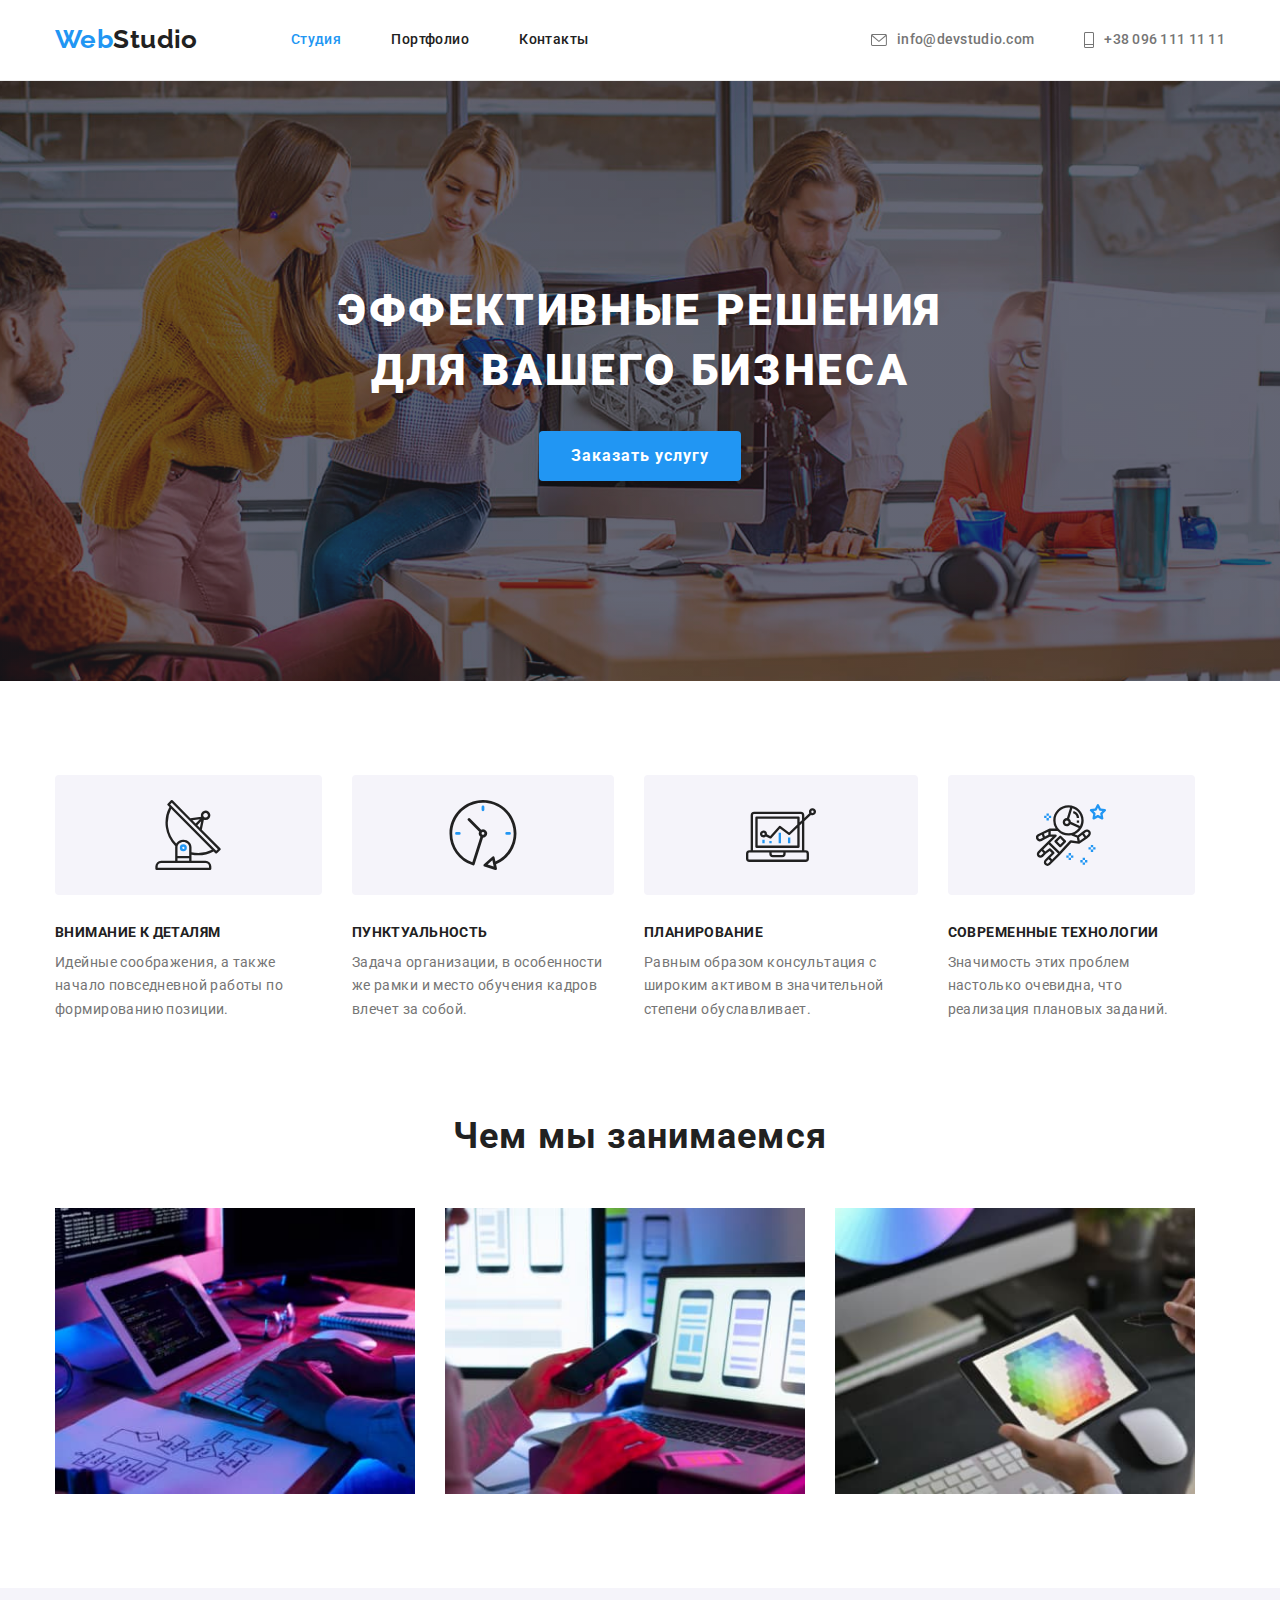
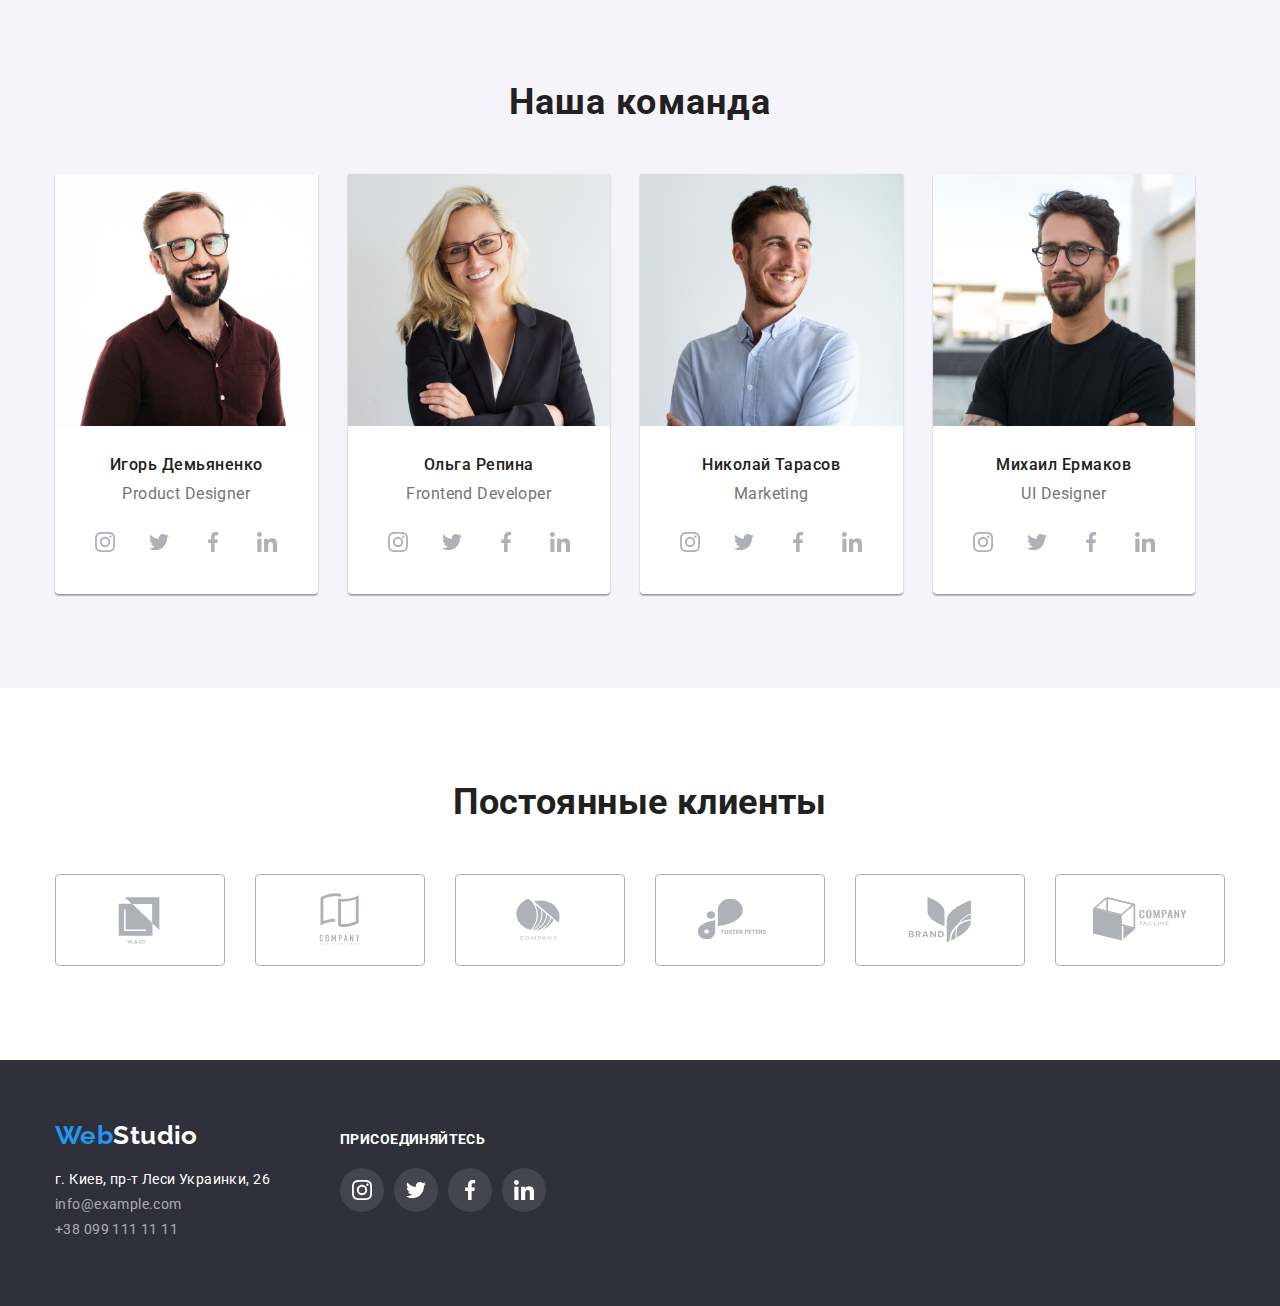
<file: index.html>
<!DOCTYPE html>
<html lang="ru">
<head>
    <meta charset="UTF-8">
    <meta http-equiv="X-UA-Compatible" content="IE=edge">
    <meta name="viewport" content="width=device-width, initial-scale=1.0">
    <title>Document</title>
    <link href="https://fonts.googleapis.com/css2?family=Raleway:wght@700&family=Roboto:wght@400;500;700;900&display=swap"
        rel="stylesheet">
        <link rel="stylesheet" href="https://cdn.jsdelivr.net/npm/modern-normalize@1.1.0/modern-normalize.min.css">
    <link rel="stylesheet" href="./css/style.css"/>
</head>
<body>
    <!-- Секція хедер -->
    <section class="section-header"> 
<header class="page-header">
    <div class="container main-nav">
<nav class="header-nav">
    <a href="./index.html" class="logo"> Web<span class="logo-header">Studio</span></a>
    <ul class="header-list">
        <li class="head"><a href="./index.html" class="current">Студия</a></li>
        <li class="head"><a href="./portfolio.html" class="link">Портфолио</a></li>
        <li class="head"><a href="#" class="link">Контакты</a></li>
    </ul>
</nav>
    <ul class="auht-nav">
        <li class="head"><a href="info@devstudio.com" class="auht-nav link"><svg class="head-icons" width="16" height="12">
            <use href="./img/icons.svg#icon-email"></use></svg>info@devstudio.com</a>  </li>
        <li class="head"><a href="tel:+380961111111" class="auht-nav link"><svg class="head-icons" width="10" height="16">
            <use href="./img/icons.svg#icon-tel"></use></svg>+38 096 111 11 11</a></li>
    </ul>
    </div>
</header>
    </section>

    <!-- Секція унікального контенту на сторінці  -->
<main>
    <!-- Секція Герой  -->
    <section class="section-hero">
    <div class="container">
<h1 class="hero">Эффективные решения для вашего бизнеса</h1>
<button type="button" class="hero-button">Заказать услугу</button>
    </div>
    </section>

    <!-- Секція особливості  -->
<section class="section">
    <div class="container">
    <h2 clsss="visually-hidden"></h2>
    <ul class="list">
<li class="list-box">
    <div class="icon-feature">
<svg class="feature-icons" width="70" height="70"> 
    <use href="./img/icons.svg#icon-antenna"></use></svg>
    </div>
    <h3 class="feature">Внимание к деталям</h3>
    <p class="feature-list">Идейные соображения, а также начало повседневной работы по формированию позиции.</p>
</li>
<li class="list-box">
    <div class="icon-feature">
        <svg class="feature-icons" width="70" height="70">
            <use href="./img/icons.svg#icon-clock"></use></svg>
    </div>
    <h3 class="feature">Пунктуальность</h3>
    <p class="feature-list">Задача организации, в особенности же рамки и место обучения кадров влечет за собой.</p>
</li>
<li class="list-box">
    <div class="icon-feature">
        <svg class="feature-icons" width="70" height="70">
            <use href="./img/icons.svg#icon-diagram"></use></svg>
    </div>
    <h3 class="feature">Планирование</h3>
    <p class="feature-list">Равным образом консультация с широким активом в значительной степени обуславливает.</p>
</li>
<li class="list-box">
    <div class="icon-feature">
        <svg class="feature-icons" width="70" height="70">
            <use href="./img/icons.svg#icon-astronaut"></use></svg>
    </div>
    <h3 class="feature" >Современные технологии</h3>
    <p class="feature-list">Значимость этих проблем настолько очевидна, что реализация плановых заданий.</p>
</li>
    </ul>
</div>
</section>

    <!-- Секція Чим ми займаємося  -->
<section class="section about">
    <div class="container">
    <h2 class="about-us">Чем мы занимаемся</h2>
    <ul class="list">
        <li class="list-work">
            <img src="./img/1.jpg" alt="рассчитываем стоимость" width="370" height="294"/>
        </li>
        <li class="list-work">
            <img src="./img/2.jpg" alt="анализируем продвижение" width="370" height="294"/>
        </li>
        <li class="list-work">
            <img src="./img/3.jpg" alt="подбираем цвета" width="370" height="294"/>
        </li>
    </ul>
</div>
</section>

    <!-- Секція Наша команда  -->
<section class="section team">
    <div class="container">
    <h2 class="about-us">Наша команда</h2>
    <ul class="list">
    <li class="team-img">
        <img class="img" src="./img/4.jpg" alt="Игорь Демьяненко" width="270" height="260"/>
        <h3 class="name">Игорь Демьяненко</h3>
        <p class="job" lang="en">Product Designer</p>
    <ul class="team-icons">
        <li class="icon-list">
        <a href="" class="team-link"><svg class="social-icons" width="20" height="20">
            <use href="./img/icons.svg#icon-instagram-team"></use>
        </svg></a></li>
        <li class="icon-list">
        <a href=""class="team-link"><svg class="social-icons" width="20" height="20">
            <use href="./img/icons.svg#icon-twitter-team"></use>
        </svg></a></li>
        <li class="icon-list">
        <a href=""class="team-link"><svg class="social-icons" width="20" height="20">
            <use href="./img/icons.svg#icon-facebook-team"></use>
        </svg></a></li>
        <li class="icon-list">
        <a href=""class="team-link"><svg class="social-icons" width="20" height="20">
            <use href="./img/icons.svg#icon-linkedin-team"></use>
        </svg></a></li>
    </ul>  
    </li>
    <li class="team-img">
        <img class="img" src="./img/5.jpg" alt="Ольга Репина" width="270" height="260"/>
        <h3 class="name">Ольга Репина</h3>
        <p class="job" lang="en">Frontend Developer</p>
        <ul class="team-icons">
            <li class="icon-list">
            <a href="" class="team-link"><svg class="social-icons" width="20" height="20">
             <use href="./img/icons.svg#icon-instagram-team"></use>
            </svg></a></li>
            <li class="icon-list">
            <a href="" class="team-link"><svg class="social-icons" width="20" height="20">
                    <use href="./img/icons.svg#icon-twitter-team"></use>
                </svg></a></li>
            <li class="icon-list">
            <a href="" class="team-link"><svg class="social-icons" width="20" height="20">
                    <use href="./img/icons.svg#icon-facebook-team"></use>
                </svg></a></li>
            <li class="icon-list">
            <a href="" class="team-link"><svg class="social-icons" width="20" height="20">
                    <use href="./img/icons.svg#icon-linkedin-team"></use>
                </svg></a></li>
    </ul>
    </li>
    <li class="team-img">
        <img class="img" src="./img/6.jpg" alt="Николай Тарасов" width="270" height="260"/>
        <h3 class="name">Николай Тарасов</h3>
        <p class="job" lang="en">Marketing</p>
        <ul class="team-icons">
            <li class="icon-list">
                <a href="" class="team-link"><svg class="social-icons" width="20" height="20">
                <use href="./img/icons.svg#icon-instagram-team"></use>
                </svg></a></li>
            <li class="icon-list">
            <a href="" class="team-link"><svg class="social-icons" width="20" height="20">
                    <use href="./img/icons.svg#icon-twitter-team"></use>
                </svg></a></li>
            <li class="icon-list">
            <a href="" class="team-link"><svg class="social-icons" width="20" height="20">
                    <use href="./img/icons.svg#icon-facebook-team"></use>
                </svg></a></li>
            <li class="icon-list">
            <a href="" class="team-link"><svg class="social-icons" width="20" height="20">
                    <use href="./img/icons.svg#icon-linkedin-team"></use>
                </svg></a></li>
        </ul>
    </li>
        <li class="team-img">
        <img class="img" src="./img/7.jpg" alt="Михаил Ермаков" width="270" height="260"/>
        <h3 class="name">Михаил Ермаков</h3>
        <p class="job" lang="en">UI Designer</p>
        <ul class="team-icons">
            <li class="icon-list">
                <a href="" class="team-link"><svg class="social-icons" width="20" height="20">
                        <use href="./img/icons.svg#icon-instagram-team"></use>
                    </svg></a></li>
            <li class="icon-list">
            <a href="" class="team-link"><svg class="social-icons" width="20" height="20">
                    <use href="./img/icons.svg#icon-twitter-team"></use>
                </svg></a></li>
            <li class="icon-list">
            <a href="" class="team-link"><svg class="social-icons" width="20" height="20">
                    <use href="./img/icons.svg#icon-facebook-team"></use>
                </svg></a></li>
            <li class="icon-list">
            <a href="" class="team-link"><svg class="social-icons" width="20" height="20">
                    <use href="./img/icons.svg#icon-linkedin-team"></use>
                </svg></a></li>
        </ul>
    </li>
    </ul>
    </div>
</section>

        <!--Постоянные клиенты-->
<section class="section">
    <div class="container">
        <h2 class="client">Постоянные клиенты</h2>
        <ul class="client-list">
<li class="client-item">
        <a class="client-link" href=""><svg class="client-icons" width="106" height="60">
            <use href="./img/icons.svg#icon-Logo"></use>
        </svg></a></li>
    <li class="client-item">
        <a class="client-link" href=""><svg class="client-icons" width="106" height="60">
    <use href="./img/icons.svg#icon-Logo-1"></use>
</svg></a></li>
    <li class="client-item">
        <a class="client-link" href=""><svg class="client-icons" width="106" height="60">
    <use href="./img/icons.svg#icon-Logo-2"></use>
</svg></a></li>
    <li class="client-item">
        <a class="client-link" href=""><svg class="client-icons" width="106" height="60">
    <use href="./img/icons.svg#icon-Logo-3"></use>
</svg></a></li>
    <li class="client-item">
        <a class="client-link" href=""><svg class="client-icons" width="106" height="60">
    <use href="./img/icons.svg#icon-Logo-4"></use>
</svg></a></li>
    <li class="client-item">
        <a class="client-link" href=""><svg class="client-icons" width="106" height="60">
    <use href="./img/icons.svg#icon-Logo-5"></use>
</svg></a></li>
</ul>
        </div>

</section>
</main>

<!-- Секція футер -->
    <footer class="footer">
    <div class="container container-footer"> 
    <div>
        <a href="./index.html" class="logo"> Web<span class="logo-footer">Studio</span></a>
<address class="contact">
    <ul class="footer-link">
        <li class="item"><a href="https://goo.gl/maps/J9fnGw7j8aF3vUGx8" target="_blank" rel="noopener noreferrer" class="contact-list">г. Киев, пр-т Леси Украинки, 26</a></li>
        <li class="item"><a href="mailto:info@example.com" class="contact">info@example.com</a></li>
        <li class="item"><a href="tel:+380991111111"></a>+38 099 111 11 11</li>
    </ul>
</address>
    </div>
    <div class="footer-join">
    <strong class="join">присоединяйтесь</strong>
    <ul class="footer-list">
<li class="icon-item">
    <a class="icon-item-footer" href=""><svg class="footer-icons" width="20" height="20">
    <use href="./img/icons.svg#icon-instagram-footer"></use>
    </svg></a></li>
<li class="icon-item">
    <a class="icon-item-footer" href=""><svg class="footer-icons" width="20" height="20">
    <use href="./img/icons.svg#icon-twitter-footer"></use>
    </svg></a></li>
<li class="icon-item">
    <a class="icon-item-footer" href=""><svg class="footer-icons" width="20" height="20">
    <use href="./img/icons.svg#icon-facebook-footer"></use>
    </svg></a></li>
<li class="icon-item">
    <a class="icon-item-footer" href=""><svg class="footer-icons" width="20" height="20">
    <use href="./img/icons.svg#icon-linkedin-footer"></use>
    </svg></a></li>
    </ul>
    </div>
    </div>
    </footer>
</body>
</html>
</file>
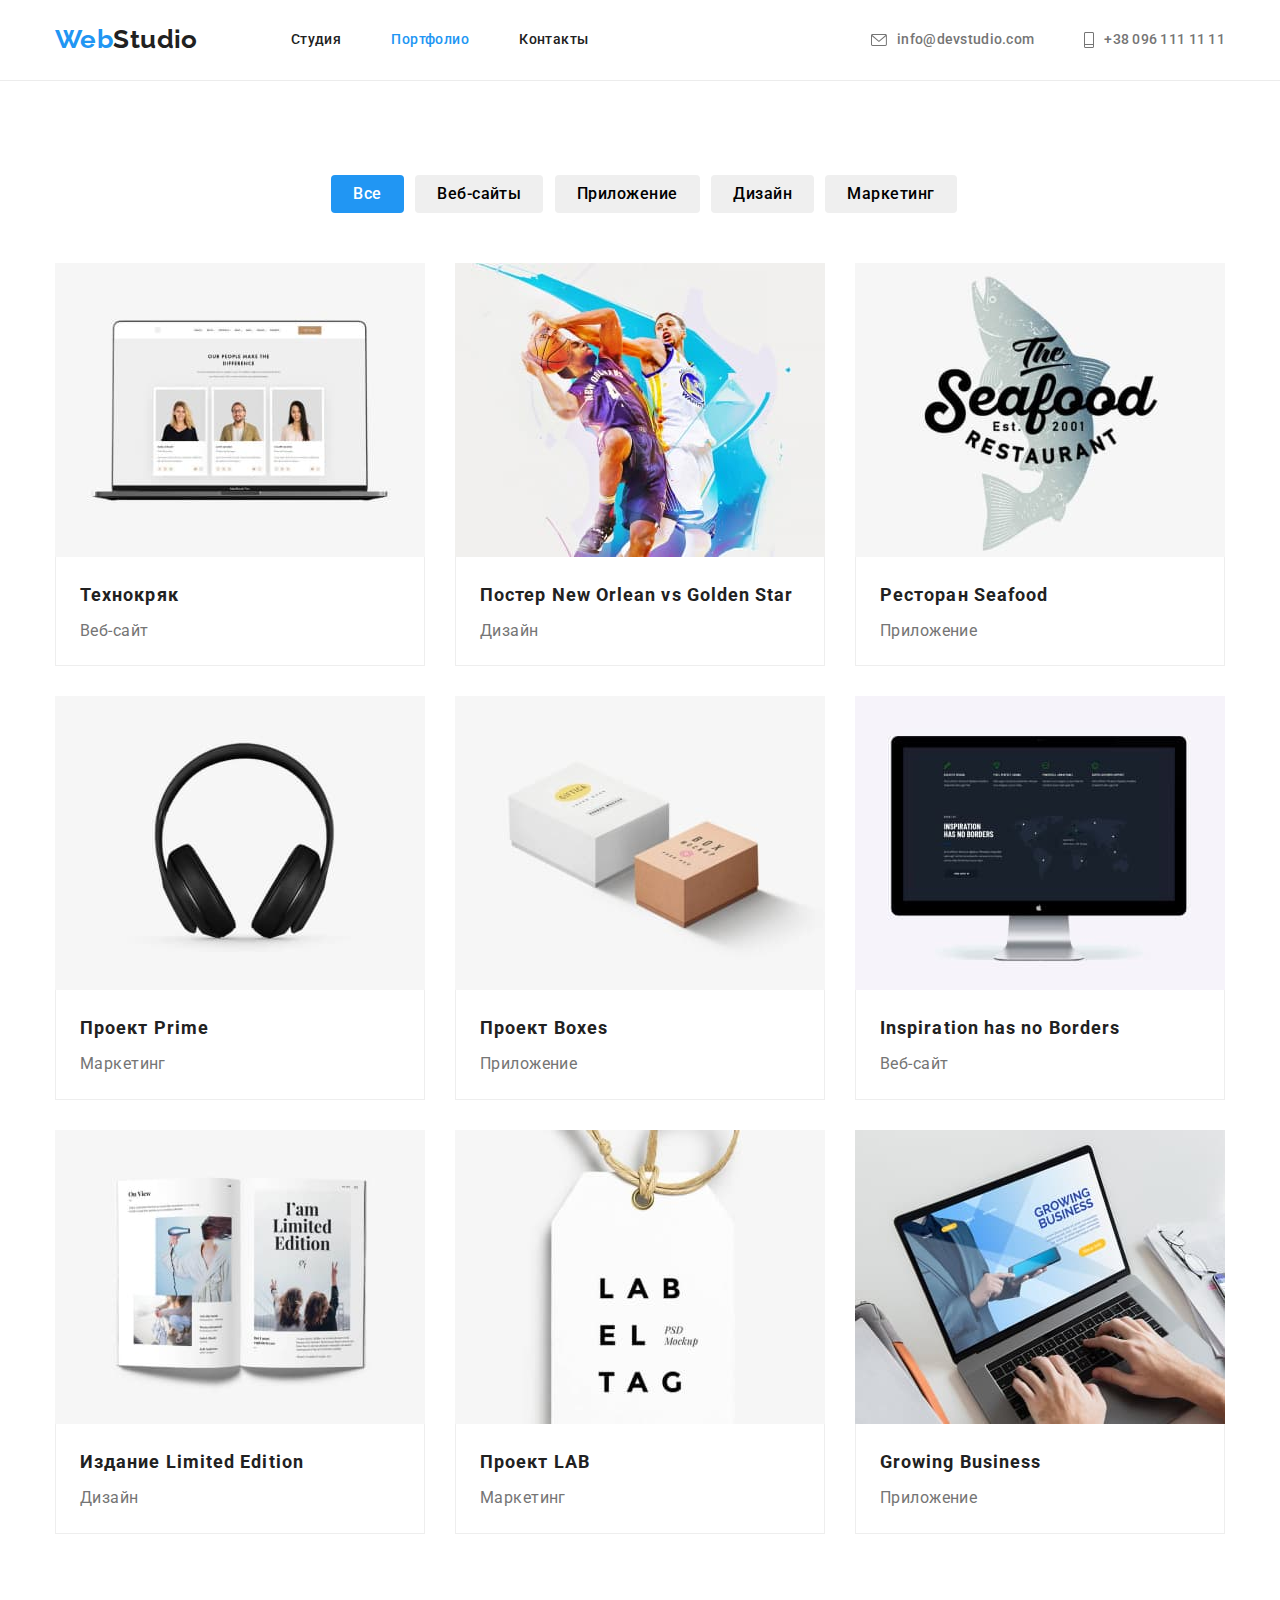
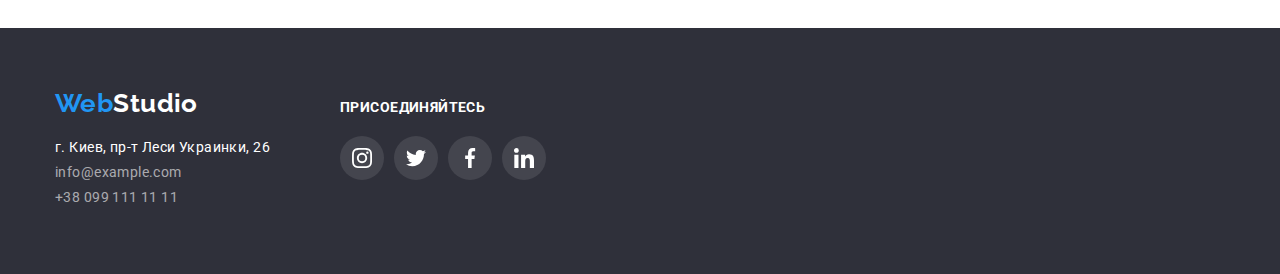
<file: portfolio.html>
<!DOCTYPE html>
<html lang="ru">
<head>
    <meta charset="UTF-8">
    <meta http-equiv="X-UA-Compatible" content="IE=edge">
    <meta name="viewport" content="width=device-width, initial-scale=1.0">
    <title>Document</title>
    <link href="https://fonts.googleapis.com/css2?family=Raleway:wght@700&family=Roboto:wght@400;500;700&display=swap"
        rel="stylesheet">
        <link rel="stylesheet" href="https://cdn.jsdelivr.net/npm/modern-normalize@1.1.0/modern-normalize.min.css">
    <link rel="stylesheet" href="./css/style.css" />
</head>
<body>
    <!-- Секція хедер -->
    <section class="section-header">
    <header class="page-header">
<div class="container main-nav">
        <nav class="header-nav">
            <a href="./index.html" class="logo"> Web<span class="logo-header">Studio</span></a>
            <ul class="header-list">
                <li class="head"><a href="./index.html" class="link">Студия</a></li>
                <li class="head"><a href="./portfolio.html" class="current">Портфолио</a></li>
                <li class="head"><a href="#" class="link">Контакты</a></li>
            </ul>
        </nav>
<ul class="auht-nav">
    <li class="head"><a href="info@devstudio.com" class="auht-nav link"><svg class="head-icons" width="16" height="12">
                <use href="./img/icons.svg#icon-email"></use>
            </svg>info@devstudio.com</a> </li>
    <li class="head"><a href="tel:+380961111111" class="auht-nav link"><svg class="head-icons" width="10" height="16">
                <use href="./img/icons.svg#icon-tel"></use>
            </svg>+38 096 111 11 11</a></li>
</ul>
</div>
    </header>
    </section>

    <!-- Секція Наші роботи -->
    <main>
    <section class="section">
    <div class="container">
        <h1 class="visually-hidden">Портфолио</h1>
         <div class="button-nav">
        <button type="button" class="button-success all">Все</button>
        <button type="button" class="button-success">Веб-сайты</button>
        <button type="button" class="button-success">Приложение</button>
        <button type="button" class="button-success">Дизайн</button>
        <button type="button" class="button-success">Маркетинг</button>
         </div>

            <ul class="card-list">
                <li class="card">
                    <a class="card-box" href="">
                    <img src="./img/8.jpg" alt="Веб-сайт" width="370" height="294" />
                <div class="card-skills">
                    <h2 class="skills">Технокряк</h2>
                    <p class="group">Веб-сайт</p>
                </div></a>
                </li>
                <li class="card">
                    <a class="card-box" href="">
                    <img src="./img/9.jpg" alt="Дизайн" width="370" height="294" />
                <div class="card-skills">
                    <h2 class="skills">Постер<span lang="en"> New Orlean vs Golden Star</span></h2>
                    <p class="group">Дизайн</p>
                </div></a>
                </li>
                <li class="card">
                    <a class="card-box" href="">
                    <img src="./img/10.jpg" alt="Приложение" width="370" height="294" />
                <div class="card-skills">
                    <h2 class="skills">Ресторан <span lang="en">Seafood</span></h2>
                    <p class="group">Приложение</p>
                </div></a>
                </li>
                <li class="card">
                    <a class="card-box" href="">
                    <img src="./img/11.jpg" alt="Маркетинг" width="370" height="294" />
                <div class="card-skills">
                    <h2 class="skills">Проект <span lang="en">Prime</span></h2>
                    <p class="group">Маркетинг</p>
                </div></a>
                </li>
                <li class="card">
                    <a class="card-box" href="">
                    <img src="./img/12.jpg" alt="Приложение" width="370" height="294" />
                <div class="card-skills">
                    <h2 class="skills">Проект <span lang="en">Boxes</span></h2>
                    <p class="group">Приложение</p>
                </div></a>
                </li>
                <li class="card">
                    <a class="card-box" href="">
                    <img src="./img/13.jpg" alt="Веб-сайт" width="370" height="294" />
                <div class="card-skills">
                    <h2 class="skills" lang="en">Inspiration has no Borders</h2>
                    <p class="group">Веб-сайт</p>
                </div></a>
                </li>
                <li class="card">
                    <a class="card-box" href="">
                    <img src="./img/14.jpg" alt="Дизайн" width="370" height="294" />
                <div class="card-skills">
                    <h2 class="skills">Издание <span lang="en">Limited Edition</span></h2>
                    <p class="group">Дизайн</p>
                </div></a>
                </li>
                <li class="card">
                    <a class="card-box" href="">
                    <img src="./img/15.jpg" alt="Маркетинг" width="370" height="294" />
                <div class="card-skills">
                    <h2 class="skills">Проект <span lang="en">LAB</span></h2>
                    <p class="group">Маркетинг</p>
                </div></a>
                </li>
                <li class="card">
                    <a class="card-box" href="">
                    <img src="./img/16.jpg" alt="Приложение" width="370" height="294" />
                <div class="card-skills">
                    <h2 class="skills" lang="en">Growing Business</h2>
                    <p class="group">Приложение</p>
                </div></a>
                </li>
            </ul>
        </div>
        </section>
        </main>
        
        <!-- Секція футер -->
        <footer class="footer">
            <div class="container container-footer">
                <div>
                    <a href="./index.html" class="logo"> Web<span class="logo-footer">Studio</span></a>
                    <address class="contact">
                        <ul class="footer-link">
                            <li class="item"><a href="https://goo.gl/maps/J9fnGw7j8aF3vUGx8" target="_blank"
                                    rel="noopener noreferrer" class="contact-list">г. Киев, пр-т Леси Украинки, 26</a></li>
                            <li class="item"><a href="mailto:info@example.com" class="contact">info@example.com</a></li>
                            <li class="item"><a href="tel:+380991111111"></a>+38 099 111 11 11</li>
                        </ul>
                    </address>
                </div>
                <div class="footer-join">
                    <strong class="join">присоединяйтесь</strong>
                    <ul class="footer-list">
                        <li class="icon-item">
                            <a class="icon-item-footer" href=""><svg class="footer-icons" width="20" height="20">
                                    <use href="./img/icons.svg#icon-instagram-footer"></use>
                                </svg></a>
                        </li>
                        <li class="icon-item">
                            <a class="icon-item-footer" href=""><svg class="footer-icons" width="20" height="20">
                                    <use href="./img/icons.svg#icon-twitter-footer"></use>
                                </svg></a>
                        </li>
                        <li class="icon-item">
                            <a class="icon-item-footer" href=""><svg class="footer-icons" width="20" height="20">
                                    <use href="./img/icons.svg#icon-facebook-footer"></use>
                                </svg></a>
                        </li>
                        <li class="icon-item">
                            <a class="icon-item-footer" href=""><svg class="footer-icons" width="20" height="20">
                                    <use href="./img/icons.svg#icon-linkedin-footer"></use>
                                </svg></a>
                        </li>
                    </ul>
                </div>
            </div>
        </footer>
</body>
</html>
</file>
<file: css/style.css>
:root {
--primary-text-color:#757575;
--title-text-color:#212121;
--accent-color:#2196F3;
--additional-color: #FFFFFF;
--background-color-hero: #2F303A;
--background-color-team:#F5F4FA;}

body {
    color: var(--primary-text-color);
    font-family: Roboto, sans-serif;
    font-size: 14px;
    letter-spacing: 0.03em;}

*,
*::before,
*::after {
    box-sizing: border-box;}
   
/* Стили для обнуления верхних отступов у элементов */
h1,
h2,
h3,
h4,
h5,
h6,
p {
    margin: 0;
    padding: 0;}
    
 /* Класс для обнуления базовых свойств у списков (ul) */
.list {
    list-style: none;
    padding-left: 0;
    margin: 0;
}
    
/* Класс для обнуления базовых свойств у ссылок */
.link {
    text-decoration: none;
    color: inherit;
}
    
/* Свойства для корректного отображения картинок */
img {
    display: block;
    max-width: 100%;
    height: auto;}
    
/* Свойства для обнуления курсива у address */
address {
    font-style: normal;
     /* or */
    font-style: inherit;}

ul {list-style: none;
    padding: 0;
    margin: 0;}

.container {
    margin-left: auto;
    margin-right: auto;
    padding-left: 15px;
    padding-right: 15px;
    width: 1200px;}

.section {
    padding-top: 94px;
    padding-bottom: 94px;
}

/* Секція Хедер */
header {
border-bottom: 1px solid #ECECEC
}
.page-header {
    background-color: var(--additional-color);
    align-items: center;
}
.link:hover,
.link:focus {color: var(--accent-color);}

.main-nav {
    display: flex;
    align-items: center;}

.header-nav {
    display: flex;
    align-items: center;
}

.logo {
    color: var(--accent-color);
    font-family: Raleway, sans-serif;
    font-weight: 700;
    font-size: 26px;
    line-height: 1.2;
    text-decoration: none;
    display: inline-block;}

.logo-header {
        color: var(--title-text-color);}
        
.header-list>.item:nth-child(n + 2) {
     margin-left: 50px;}

.header-list {
    font-weight: 500;
    font-size: 14px;
    line-height: 1.14;
    display: flex;
    margin-left: 93px;
    }

.head:not(:last-child) {
    margin-right: 50px;
    display: flex;
}

.current {
    text-decoration: none;
    color: var(--accent-color);
    padding-top: 32px;
}
.link {
    text-decoration: none;
    color: var(--title-text-color);
    display: block;
    padding: 32px 0;
}

.auht-nav {
    color: var(--primary-text-color);
    font-weight: 500;
    font-size: 14px;
    line-height: 1.14;
    letter-spacing: 0.02em;
    text-decoration: none;
    display: flex;
    align-items: center;
    margin-left: auto;}

.head-icons {
    margin-right: 10px;
    fill: currentColor;
}

/* Секція Герой */
.section-hero {
    max-width: 1600px;
    margin-left: auto;
    margin-right: auto;
    background-color: var(--background-color-hero);
    padding-bottom: 200px;
    padding-top: 200px;
    background-image: linear-gradient(rgba(47, 48, 58, 0.4), rgba(47, 48, 58, 0.4)), url(../img/hero.png);
    background-repeat: no-repeat;
    background-position: center;
    background-size: cover;
}
.hero {
    color: var(--additional-color);
    font-weight: 900;
    font-size: 44px;
    line-height: 1.36;
    text-align: center;
    text-transform: uppercase;
    max-width: 696px;
    margin: 0 auto;
    margin-bottom: 30px;
    letter-spacing: 0.06em;
}
.hero-button {
    font-family: 'Roboto';
    font-style: normal;
    font-weight: 700;
    font-size: 16px;
    line-height: 1.88;
    background: var(--accent-color);
    color: var(--additional-color);
    cursor: pointer;
    border: none;
    display: flex;
    align-items: center;
    text-align: center;
    margin-left: auto;
    margin-right: auto;
    margin-top: 30px;
    border: none;
    border-radius: 4px;
    padding: 10px 32px;
    letter-spacing: 0.06em;
    box-shadow: 0px 4px 4px rgba(0, 0, 0, 0.15);
    }


/* Секція особливості */
.visually-hidden {
    position: absolute;
    width: 1px;
    height: 1px;
    margin: -1px;
    padding: 0;
    overflow: hidden;
    border: 0;
    clip: rect(0 0 0 0);
}

.list {
    display: flex;
}

.feature {
    margin-bottom: 10px;
    margin-right: 30px;
    font-family: 'Roboto';
    font-style: normal;
    font-weight: 700;
    font-size: 14px;
    line-height: 1.14;
    letter-spacing: 0.03em;
    text-transform: uppercase;
    color: var(--title-text-color);
}

.list-box {
    margin-right: 30px; 
}

.icon-feature {
    display: flex;
    align-items: center;
    justify-content: center;
    height: 120px;
    margin-bottom: 30px;
    background-color: var(--background-color-team);
    border-radius: 4px;
}

.feature-icons {
    fill: currentColor;
    width: 70px;
    height: 70px;
}

.feature-list {
    color: var(--primary-text-color);
    line-height: 1.7;
} 

/* Секція Чим ми займаємося */
.about {
    color: var(--title-text-color);
    font-weight: 700;
    font-size: 36px;
    line-height: 1.16;
    text-align: center;
    padding-top: 0;
}
.team {
    color: var(--title-text-color);
    font-weight: 700;
    font-size: 36px;
    line-height: 1.16;
    text-align: center;
    background-color: var(--background-color-team);
}

.about-us {
    color: var(--title-text-color);
    font-family: 'Roboto';
    font-style: normal;
    font-weight: 700;
    font-size: 36px;
    line-height: 1.16;
    letter-spacing: 0.03em;
    margin-bottom: 50px;
    }
    
.list-work { 
    padding: 0;
    display: flex;
    margin-right: 30px;
    }

/* Наша команда */
.team-img {
    background-color: var(--additional-color);
    margin-right: 30px;
    box-shadow: 0px 1px 3px rgba(0, 0, 0, 0.12),
    0px 1px 1px rgba(0, 0, 0, 0.14), 0px 2px 1px rgba(0, 0, 0, 0.2);
    border-radius: 0px 0px 4px 4px;
}

.img {
    margin-bottom: 30px;
}

.name {
    color: var(--title-text-color);
    font-family: 'Roboto';
    font-style: normal;
    font-weight: 500;
    font-size: 16px;
    line-height: 1.18;
    letter-spacing: 0.03em;
    text-decoration: none;
    margin-bottom: 10px;
    background-color: var(--additional-color);
}
.job {
    color: var(--primary-text-color);
    font-size: 16px;
    font-weight: normal;
    line-height: 1.18;
    text-decoration: none;
    margin-bottom: 16px;
    background-color: var(--additional-color);
}
.team-icons {
    padding-inline-start: 0;
    display: flex;
    list-style: none;
    align-items: center;
    justify-content: center;
    margin-bottom: 30px;
    background-color: var(--additional-color);
}

.icon-list:not(:last-child) {
    margin-right: 10px;}

.team-link {
    display: flex;
    align-items: center;
    justify-content: center;
    width: 44px;
    height: 44px;
    border-radius: 50%;
    background-color: var(--additional-color);
    color: #AFB1B8;
}

.team-link:hover,
.team-link:focus {
    background-color: var(--accent-color);
    color: var(--additional-color);
}

.social-icons {
    fill: currentColor;}

.social-icons:hover,
.social-icons:focus {
    fill: var(--additional-color);
}

/*Постоянные клиенты*/
.client {
    color: var(--title-text-color);
    font-weight: 700;
    font-size: 36px;
    line-height: 1.16;
    text-align: center;
    margin-bottom: 50px;
}

.client-list {
    display: flex;
    margin: 0;
    list-style: none;
    padding-inline-start: 0;
}

.client-item:not(:last-child) {
    margin-right: 30px;
}

.client-link {
    display: flex;
    width: 170px;
    height: 92px;
    align-items: center;
    justify-content: center;
    border: 1px solid #AFB1B8;
    border-radius: 4px;
}

.client-link:hover,
.client-link:focus {
    color: var(--accent-color);
    border-color: var(--accent-color);
}

.client-link:hover .client-icons,
.client-link:focus .client-icons {
    fill: var(--accent-color); 
}

.client-icons {
    fill: #AFB1B8;}


/* Наші роботи, portfolio */
.button-nav {
    text-align: center;
    margin-bottom: 50px;
}

.button-success {
    font-family: 'Roboto';
    font-style: normal;
    font-weight: 500;
    font-size: 16px;
    line-height: 1.6;
    letter-spacing: 0.03em;
    text-align: center;
    cursor: pointer;
    border-radius: 4px;
    border: transparent;
    text-decoration: none; 
    padding: 6px 22px;
    margin-left: 8px;
}

.button-success:hover,
.button-success:focus {   
    color: var(--additional-color);
    background-color: var(--accent-color);
    box-shadow: 0px 3px 1px rgba(0, 0, 0, 0.1), 0px 1px 2px rgba(0, 0, 0, 0.08), 0px 2px 2px rgba(0, 0, 0, 0.12);
 }

.button-success.all {
    color: var(--additional-color);
    background-color: var(--accent-color);
}

.card-list {
    display: flex;
    flex-wrap: wrap;
    column-gap: 30px;
    margin-bottom: -30px;
}
   
.card {
    width: 370px;
    box-sizing: border-box;
    padding: 0;
    margin-bottom: 30px;
}

.card-box {
    display: block;
    text-decoration: none;
}

.card-box:hover,
.card-box:focus {
box-shadow: 0px 1px 1px rgba(0, 0, 0, 0.12), 
    0px 4px 4px rgba(0, 0, 0, 0.06), 1px 4px 6px rgba(0, 0, 0, 0.16);
}

.card-skills {
    padding: 20px 24px;
    border: 1px solid #EEEEEE;
    border-top: none;
}

.skills {
    margin-bottom: 4px;
    margin-right: auto;
    font-family: 'Roboto';
    font-style: normal;
    font-weight: 700;
    font-size: 18px;
    line-height: 2;
    letter-spacing: 0.06em;
    color: var(--title-text-color);
}
.group {
    color: var(--primary-text-color);
    font-size: 16px;
    line-height: 1.8;
}

/* footer */
.container-footer {
    display: flex;
    align-items: baseline;
    padding: 0 15px;
}
.footer {
    background-color: var(--background-color-hero);
    padding-top: 60px;
    padding-bottom: 60px;
}
.contact {
    color: rgba(255, 255, 255, 0.6);
    font-style: normal;
    text-decoration: none;
    margin-top: 20px;
}
.contact-list {
    color: var(--additional-color);
    text-decoration: none;}

.item {
    margin-bottom: 9px;
    }

.logo-footer {
    color: var(--additional-color);
}
.footer-join {
    margin-left: 70px;
}
.join {
    display: inline-block;
    margin-bottom: 20px;
    font-size: 14px;
    line-height: 1.14;
    text-transform: uppercase;
    color: var(--additional-color);
}
.footer-list {
    display: flex;
    list-style: none;
    padding: 0;
    margin: 0;
}
.icon-item:not(:last-child) {
    margin-right: 10px;
}
.icon-item-footer {
    display: flex;
    align-items: center;
    justify-content: center;
    width: 44px;
    height: 44px;
    padding: 12px;
    color: var(--additional-color);
    background-color: rgba(255, 255, 255, 0.1);
    border-radius: 50%;
}
.icon-item-footer:hover,
.icon-item-footer:focus {
    background-color: var(--accent-color);
}
.footer-icons {
    fill: var(--additional-color);
}
</file>
